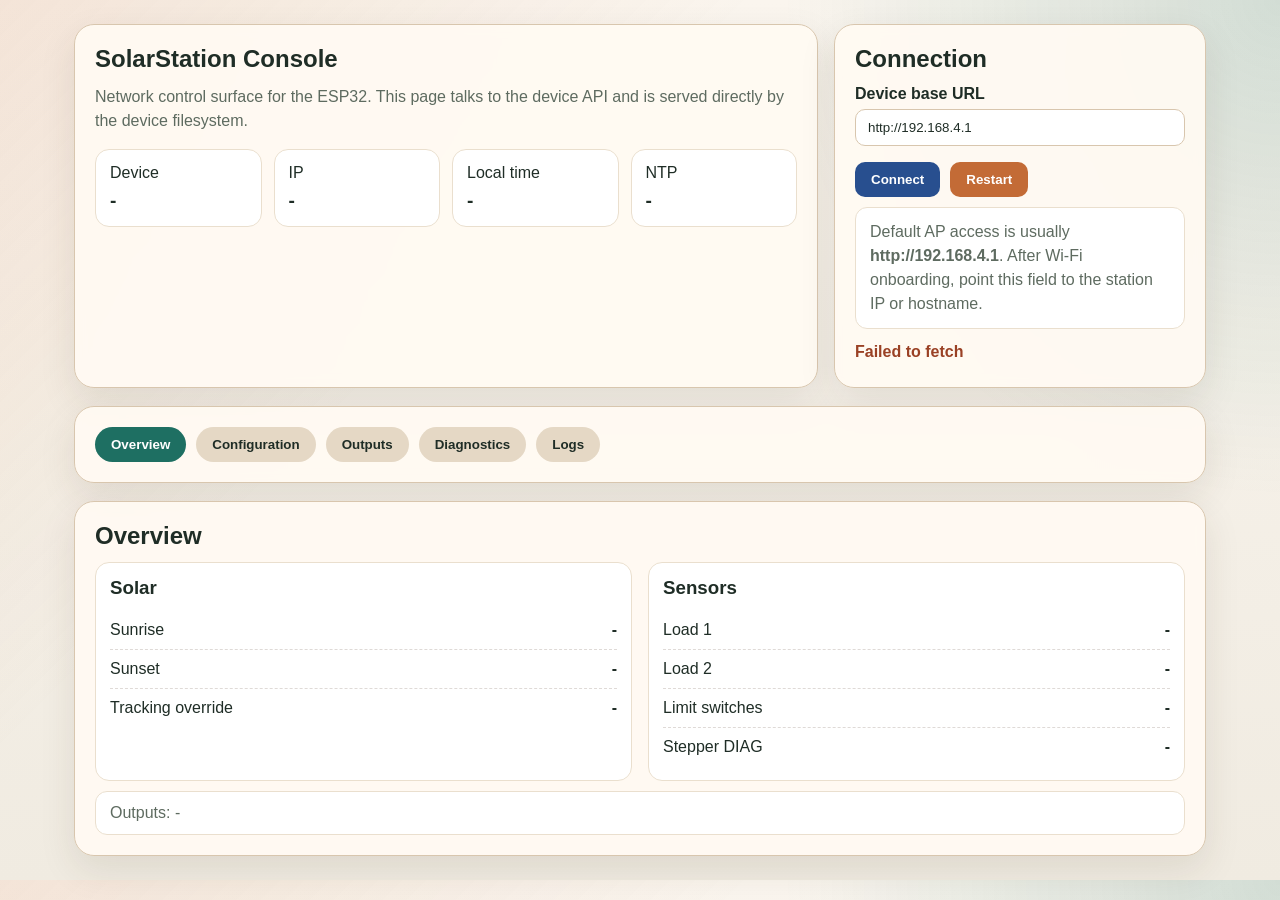
<file: console/index.html>
<!DOCTYPE html>
<html lang="en">
<head>
    <meta charset="utf-8">
    <meta name="viewport" content="width=device-width, initial-scale=1">
    <title>SolarStation Console</title>
    <link rel="stylesheet" href="/console/styles.css">
</head>
<body>
    <div class="shell">
        <section class="hero">
            <div class="panel">
                <h1>SolarStation Console</h1>
                <p>Network control surface for the ESP32. This page talks to the device API and is served directly by the device filesystem.</p>
                <div class="stats">
                    <div class="stat"><span>Device</span><strong id="deviceMode">-</strong></div>
                    <div class="stat"><span>IP</span><strong id="deviceIp">-</strong></div>
                    <div class="stat"><span>Local time</span><strong id="deviceTime">-</strong></div>
                    <div class="stat"><span>NTP</span><strong id="deviceNtp">-</strong></div>
                </div>
            </div>
            <div class="panel">
                <h2>Connection</h2>
                <label for="baseUrl">Device base URL</label>
                <input type="text" id="baseUrl" placeholder="http://192.168.4.1">
                <div class="actions">
                    <button class="action secondary" id="connectBtn" type="button">Connect</button>
                    <button class="action warning" id="restartBtn" type="button">Restart</button>
                </div>
                <p class="callout">Default AP access is usually <strong>http://192.168.4.1</strong>. After Wi-Fi onboarding, point this field to the station IP or hostname.</p>
                <div id="connectionMessage" class="message"></div>
            </div>
        </section>

        <section class="panel">
            <div class="tabs">
                <button class="tablink active" data-tab="overview">Overview</button>
                <button class="tablink" data-tab="configuration">Configuration</button>
                <button class="tablink" data-tab="outputs">Outputs</button>
                <button class="tablink" data-tab="diagnostics">Diagnostics</button>
                <button class="tablink" data-tab="logs">Logs</button>
            </div>
        </section>

        <section id="overview" class="panel tab active">
            <h2>Overview</h2>
            <div class="grid">
                <div class="output-card">
                    <h3>Solar</h3>
                    <div class="statusline"><span>Sunrise</span><strong id="overviewSunrise">-</strong></div>
                    <div class="statusline"><span>Sunset</span><strong id="overviewSunset">-</strong></div>
                    <div class="statusline"><span>Tracking override</span><strong id="overviewOverride">-</strong></div>
                </div>
                <div class="output-card">
                    <h3>Sensors</h3>
                    <div class="statusline"><span>Load 1</span><strong id="overviewLoad1">-</strong></div>
                    <div class="statusline"><span>Load 2</span><strong id="overviewLoad2">-</strong></div>
                    <div class="statusline"><span>Limit switches</span><strong id="overviewLimits">-</strong></div>
                    <div class="statusline"><span>Stepper DIAG</span><strong id="overviewDiag">-</strong></div>
                </div>
            </div>
            <div class="callout muted" id="overviewOutputs">Outputs: -</div>
        </section>

        <section id="configuration" class="panel tab">
            <h2>Configuration</h2>
            <form id="configForm">
                <div class="grid">
                    <div class="output-card">
                        <h3>Solar Tracking</h3>
                        <label for="stLatitude">Latitude</label>
                        <input type="text" id="stLatitude" name="stLatitude">
                        <label for="stLongitude">Longitude</label>
                        <input type="text" id="stLongitude" name="stLongitude">
                        <label for="stAltitude">Altitude</label>
                        <input type="text" id="stAltitude" name="stAltitude">
                        <label for="stTimeZoneOffset">Timezone offset</label>
                        <input type="text" id="stTimeZoneOffset" name="stTimeZoneOffset">
                        <label><input type="checkbox" id="stUseDST" name="stUseDST">Use daylight saving time</label>
                        <label for="stPressure">Pressure</label>
                        <input type="text" id="stPressure" name="stPressure">
                        <label for="stTemperature">Temperature</label>
                        <input type="text" id="stTemperature" name="stTemperature">
                    </div>

                    <div class="output-card">
                        <h3>Stepper Drive</h3>
                        <label for="stepper1MotorStepsPerRevolution">Motor 1 (Azimuth) full steps/rev</label>
                        <input type="number" id="stepper1MotorStepsPerRevolution" name="stepper1MotorStepsPerRevolution" min="1" step="1" value="200">
                        <label for="stepper2MotorStepsPerRevolution">Motor 2 (Elevation) full steps/rev</label>
                        <input type="number" id="stepper2MotorStepsPerRevolution" name="stepper2MotorStepsPerRevolution" min="1" step="1" value="200">
                        <label for="stepper3MotorStepsPerRevolution">Motor 3 full steps/rev</label>
                        <input type="number" id="stepper3MotorStepsPerRevolution" name="stepper3MotorStepsPerRevolution" min="1" step="1" value="200">
                        <label for="stepperMicrostepMode">Microstep mode (shared)</label>
                        <select id="stepperMicrostepMode" name="stepperMicrostepMode">
                            <option value="8">8</option>
                            <option value="16">16</option>
                            <option value="32">32</option>
                            <option value="64">64</option>
                        </select>
                    </div>

                    <div class="output-card">
                        <h3>Azimuth (Motor 1)</h3>
                        <label for="azimuthDegMax">Max angle</label>
                        <input type="text" id="azimuthDegMax" name="azimuthDegMax">
                        <label for="azimuthDegMin">Min angle</label>
                        <input type="text" id="azimuthDegMin" name="azimuthDegMin">
                        <label for="azimuthStepSpeedHz">Step speed Hz</label>
                        <input type="number" id="azimuthStepSpeedHz" name="azimuthStepSpeedHz">
                        <label for="azimuthStepAcceleration">Acceleration</label>
                        <input type="number" id="azimuthStepAcceleration" name="azimuthStepAcceleration">
                        <label for="azimuthTimeThreshold">Time threshold</label>
                        <input type="number" id="azimuthTimeThreshold" name="azimuthTimeThreshold">
                    </div>

                    <div class="output-card">
                        <h3>Elevation (Motor 2)</h3>
                        <label for="elevationDegMax">Max angle</label>
                        <input type="text" id="elevationDegMax" name="elevationDegMax">
                        <label for="elevationDegMin">Min angle</label>
                        <input type="text" id="elevationDegMin" name="elevationDegMin">
                        <label for="elevationStepSpeedHz">Step speed Hz</label>
                        <input type="number" id="elevationStepSpeedHz" name="elevationStepSpeedHz">
                        <label for="elevationStepAcceleration">Acceleration</label>
                        <input type="number" id="elevationStepAcceleration" name="elevationStepAcceleration">
                        <label for="elevationTimeThreshold">Time threshold</label>
                        <input type="number" id="elevationTimeThreshold" name="elevationTimeThreshold">
                    </div>

                    <div class="output-card">
                        <h3>Device Services</h3>
                        <label for="ntpServer1">NTP server 1</label>
                        <input type="text" id="ntpServer1" name="ntpServer1">
                        <label for="ntpServer2">NTP server 2</label>
                        <input type="text" id="ntpServer2" name="ntpServer2">
                        <label for="ntpServer3">NTP server 3</label>
                        <input type="text" id="ntpServer3" name="ntpServer3">
                        <label for="wifiSSID">Wi-Fi SSID</label>
                        <input type="text" id="wifiSSID" name="wifiSSID">
                        <label for="wifiPassword">Wi-Fi password</label>
                        <input type="password" id="wifiPassword" name="wifiPassword" placeholder="Leave blank to keep current password">
                    </div>
                </div>

                <div class="panel schedule-panel">
                    <h3>Output Schedules</h3>
                    <div class="schedule-grid" id="scheduleGrid"></div>
                </div>

                <div class="actions">
                    <input type="submit" value="Save Configuration">
                </div>
                <div id="configMessage" class="message"></div>
            </form>
        </section>

        <section id="outputs" class="panel tab">
            <h2>Outputs</h2>
            <div class="grid" id="outputCards"></div>
            <div id="outputMessage" class="message"></div>
        </section>

        <section id="diagnostics" class="panel tab">
            <h2>Diagnostics</h2>
            <div class="grid">
                <div class="output-card">
                    <h3>Tracking Override</h3>
                    <label for="overrideAzimuth">Azimuth</label>
                    <input type="number" id="overrideAzimuth" step="0.1">
                    <label for="overrideElevation">Elevation</label>
                    <input type="number" id="overrideElevation" step="0.1">
                    <div class="actions">
                        <button class="action" type="button" id="applyOverrideBtn">Apply Override</button>
                        <button class="action warning" type="button" id="cancelOverrideBtn">Cancel Override</button>
                    </div>
                </div>
                <div class="output-card">
                    <h3>Current Status</h3>
                    <div class="statusline"><span>Override</span><strong id="diagOverride">-</strong></div>
                    <div class="statusline"><span>Limits</span><strong id="diagLimits">-</strong></div>
                    <div class="statusline"><span>Diagnostics</span><strong id="diagSignals">-</strong></div>
                </div>
            </div>
            <div id="diagMessage" class="message"></div>
        </section>

        <section id="logs" class="panel tab">
            <h2>Sensor Logs</h2>
            <div class="actions">
                <button class="action secondary" type="button" id="refreshLogsBtn">Refresh Logs</button>
            </div>
            <div class="callout muted" id="logsUsage">Storage usage: -</div>
            <div class="logs-table-wrap">
                <table class="logs-table">
                    <thead>
                        <tr>
                            <th>File</th>
                            <th>Type</th>
                            <th>Date (YYMMDD)</th>
                            <th>Bytes</th>
                            <th>Download</th>
                        </tr>
                    </thead>
                    <tbody id="logsTableBody">
                        <tr><td colspan="5">No data yet.</td></tr>
                    </tbody>
                </table>
            </div>
            <div id="logsMessage" class="message"></div>
        </section>
    </div>

    <script src="/console/app.js"></script>
</body>
</html>
</file>
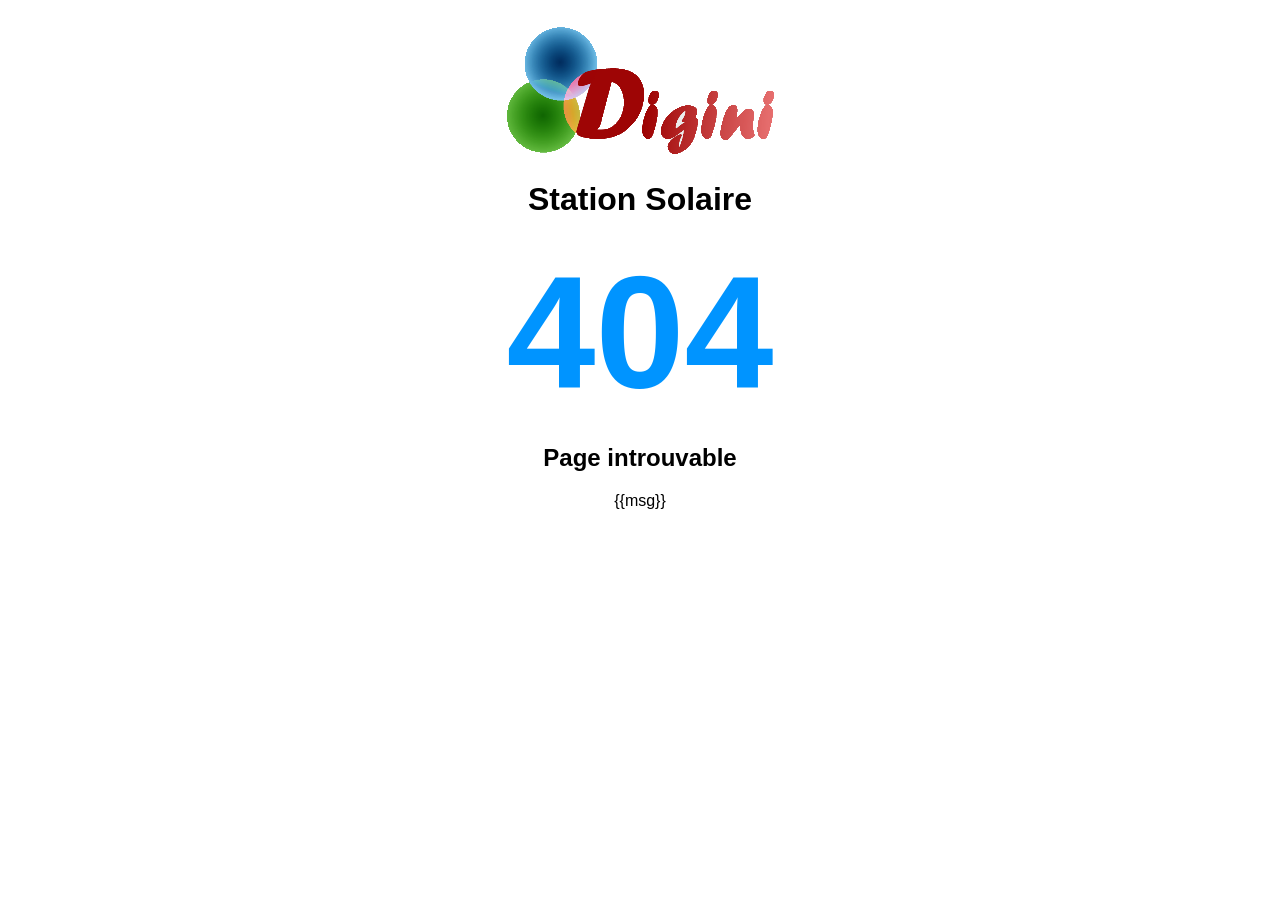
<file: data/404fr.html>
<html><head><title>Station Solaire</title>
<link rel="icon" type="image/png" href="Solar.png">
<meta name="viewport" content="width=device-width,initial-scale=1.0">
<style>
body{background:white;color:black;margin:0;padding:0;font-family:Arial,Helvetica,sans-serif}
.container{text-align:center;padding:20px}
img{max-width:80%;height:auto}
e{color:#0094FF;font-weight:900;font-size:160px;font-family:Arial Black,Helvetica,sans-serif;display:block;margin:20px 0}
@media(max-width:600px){e{font-size:80px}h1{font-size:24px}h2{font-size:18px}p{font-size:16px}}
</style></head>
<body><div class="container">
<a href="mailto:aroyer.qc@gmail.com"><img src="Digini.png" alt="Digini logo" title="Digini logo"></a>
<h1>Station Solaire</h1>
<e>404</e>
<h2>Page introuvable</h2>
<p>{{msg}}</p>
</div></body></html>
</file>
<file: console/styles.css>
:root {
    --bg: #f0ebe1;
    --panel: rgba(255, 250, 243, 0.94);
    --line: #d8c6ae;
    --ink: #1f2d26;
    --muted: #5e6b60;
    --accent: #1e6f62;
    --accent-2: #c36b36;
    --accent-3: #284f8f;
    --good: #2f7744;
    --bad: #9a4125;
}

* { box-sizing: border-box; }

body {
    margin: 0;
    font-family: "Trebuchet MS", "Segoe UI", sans-serif;
    color: var(--ink);
    background:
        linear-gradient(135deg, rgba(195, 107, 54, 0.12), transparent 35%),
        radial-gradient(circle at 100% 0%, rgba(30, 111, 98, 0.18), transparent 32%),
        linear-gradient(180deg, #faf5ee 0%, var(--bg) 100%);
}

.shell {
    max-width: 1180px;
    margin: 0 auto;
    padding: 24px;
    display: grid;
    gap: 18px;
}

.panel {
    background: var(--panel);
    border: 1px solid var(--line);
    border-radius: 20px;
    padding: 20px;
    box-shadow: 0 14px 36px rgba(61, 46, 31, 0.10);
    backdrop-filter: blur(6px);
}

.hero {
    display: grid;
    grid-template-columns: 2fr 1fr;
    gap: 16px;
}

h1, h2, h3 {
    margin: 0 0 12px;
}

p {
    margin: 0;
    color: var(--muted);
    line-height: 1.5;
}

.stats {
    display: grid;
    gap: 12px;
    grid-template-columns: repeat(auto-fit, minmax(160px, 1fr));
    margin-top: 16px;
}

.stat {
    background: #fff;
    border: 1px solid #eadfce;
    border-radius: 14px;
    padding: 14px;
}

.stat strong {
    display: block;
    margin-top: 8px;
    font-size: 1.2rem;
    color: var(--ink);
}

.tabs {
    display: flex;
    flex-wrap: wrap;
    gap: 10px;
}

.tabs button {
    border: 0;
    border-radius: 999px;
    padding: 10px 16px;
    cursor: pointer;
    background: #e5d8c5;
    color: var(--ink);
    font-weight: 700;
}

.tabs button.active {
    background: var(--accent);
    color: #fff;
}

.tab {
    display: none;
}

.tab.active {
    display: block;
}

.grid {
    display: grid;
    gap: 16px;
    grid-template-columns: repeat(auto-fit, minmax(280px, 1fr));
}

label {
    display: block;
    margin-top: 12px;
    font-weight: 700;
}

input[type=text],
input[type=password],
input[type=number],
select {
    width: 100%;
    margin-top: 6px;
    padding: 10px 12px;
    border: 1px solid var(--line);
    border-radius: 10px;
    background: #fff;
    color: var(--ink);
}

input[type=checkbox] {
    margin-right: 8px;
}

.actions {
    display: flex;
    flex-wrap: wrap;
    gap: 10px;
    margin-top: 16px;
}

button.action,
input[type=submit] {
    border: 0;
    border-radius: 10px;
    padding: 10px 16px;
    color: #fff;
    cursor: pointer;
    font-weight: 700;
    background: var(--accent);
}

button.warning {
    background: var(--accent-2);
}

button.secondary {
    background: var(--accent-3);
}

.statusline {
    display: flex;
    justify-content: space-between;
    gap: 12px;
    padding: 10px 0;
    border-bottom: 1px dashed rgba(94, 73, 55, 0.20);
}

.statusline:last-child {
    border-bottom: 0;
}

.callout {
    margin-top: 10px;
    padding: 12px 14px;
    border-radius: 12px;
    background: #fff;
    border: 1px solid #eadfce;
}

.message {
    min-height: 24px;
    margin-top: 14px;
    font-weight: 700;
    color: var(--bad);
}

.message.ok {
    color: var(--good);
}

.output-card {
    background: #fff;
    border: 1px solid #eadfce;
    border-radius: 14px;
    padding: 14px;
}

.schedule-grid {
    display: grid;
    gap: 12px;
    grid-template-columns: 1fr;
}

.schedule-panel {
    margin-top: 16px;
    padding: 16px;
}

.schedule-output-card {
    padding: 16px;
}

.schedule-columns {
    margin-top: 12px;
    display: grid;
    gap: 12px;
    grid-template-columns: repeat(3, minmax(0, 1fr));
}

.schedule-slot,
.schedule-meta {
    border: 1px solid #eadfce;
    border-radius: 12px;
    background: #faf6ef;
    padding: 10px;
}

.schedule-slot-header {
    margin-top: 0;
}

.schedule-slot-body {
    margin-top: 8px;
}

.schedule-slot-body.is-hidden {
    display: none;
}

.schedule-slot-body label:first-child {
    margin-top: 0;
}

.schedule-meta {
    display: flex;
    align-items: flex-start;
}

.schedule-meta .callout {
    width: 100%;
    margin-top: 0;
}

.schedule-conflict {
    color: var(--bad);
    border-color: rgba(154, 65, 37, 0.35);
    background: #fff2ed;
    font-weight: 700;
}

.muted {
    color: var(--muted);
}

.logs-table-wrap {
    margin-top: 12px;
    overflow-x: auto;
}

.logs-table {
    width: 100%;
    border-collapse: collapse;
    background: #fff;
    border: 1px solid #eadfce;
    border-radius: 12px;
    overflow: hidden;
}

.logs-table th,
.logs-table td {
    text-align: left;
    padding: 10px 12px;
    border-bottom: 1px solid #f0e7dc;
    white-space: nowrap;
}

.logs-table th {
    background: #f7efe4;
    font-weight: 700;
}

.logs-table tr:last-child td {
    border-bottom: 0;
}

@media (max-width: 860px) {
    .hero {
        grid-template-columns: 1fr;
    }

    .schedule-columns {
        grid-template-columns: 1fr;
    }
}
</file>
